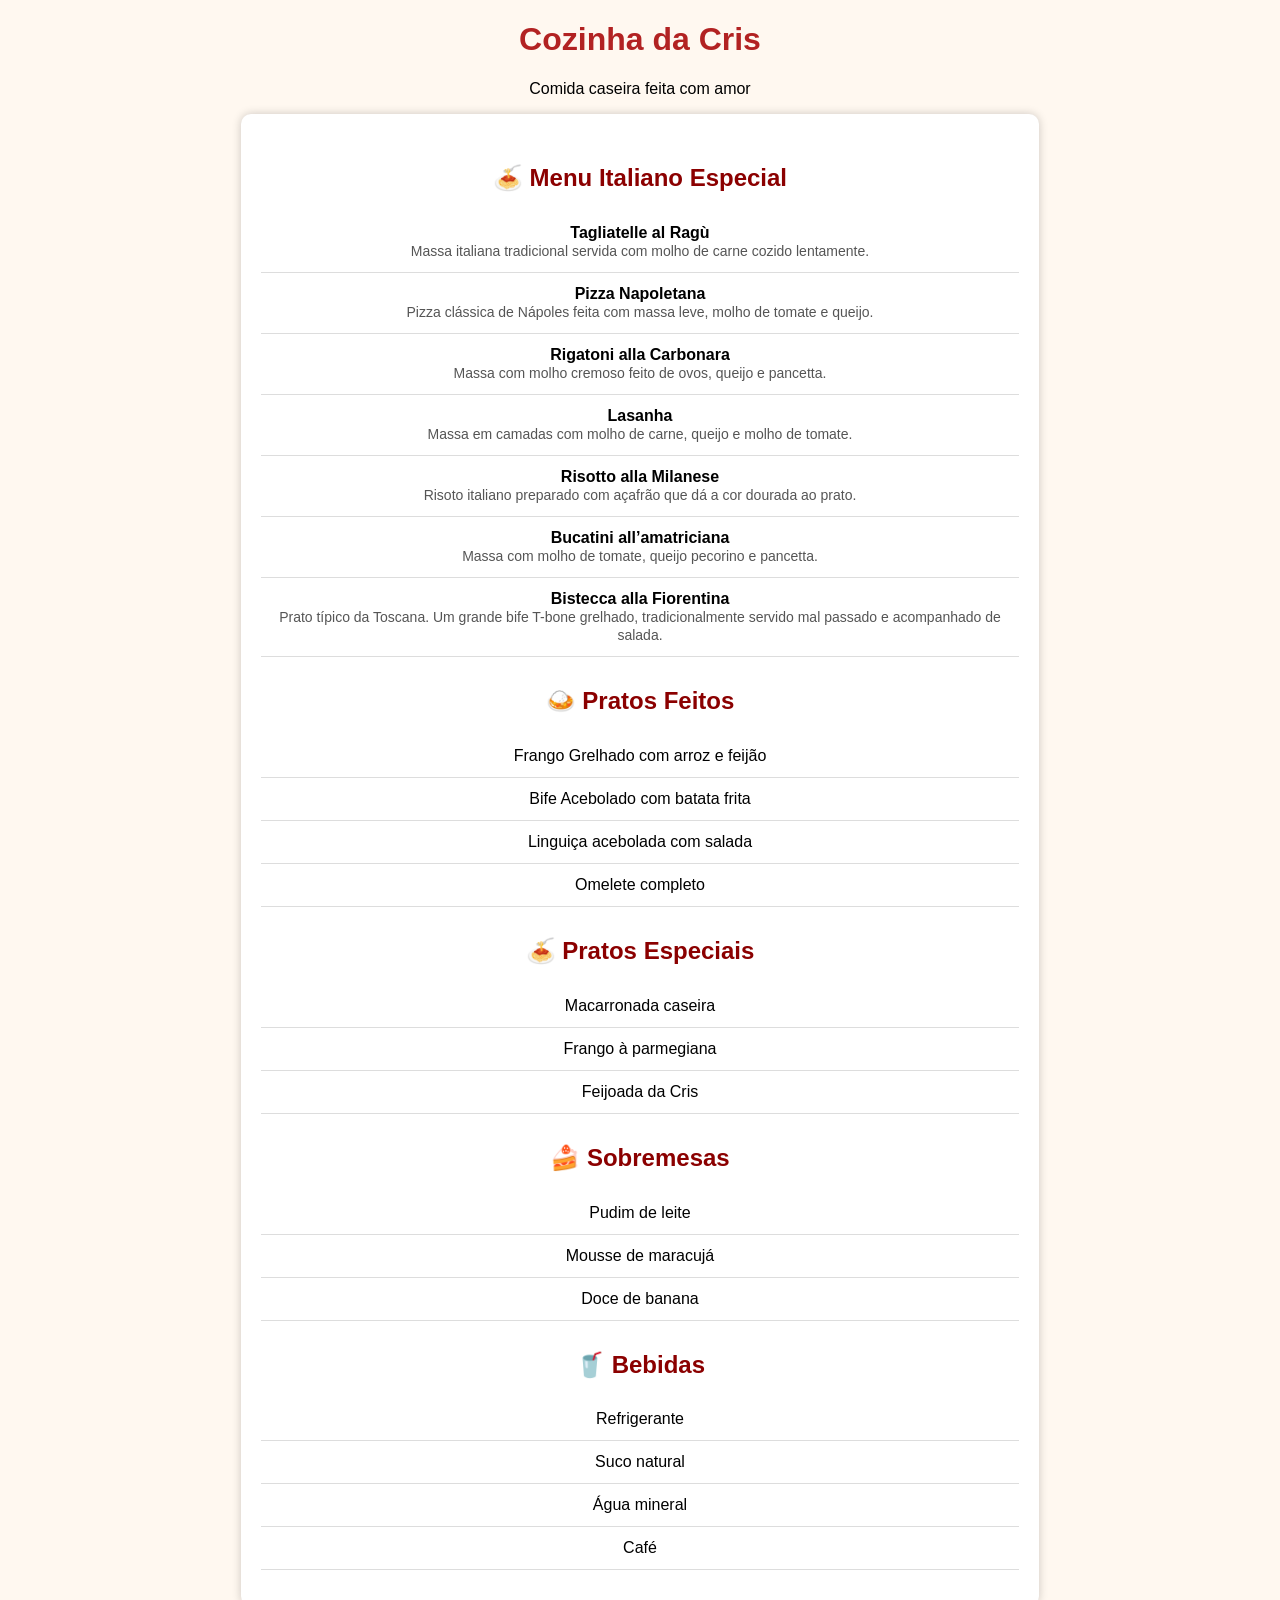
<file: Cardapio.html>
<!DOCTYPE html>
<html lang="pt-br">

<head>
<meta charset="UTF-8">
<meta name="viewport" content="width=device-width, initial-scale=1.0">
<title>Cozinha da Cris</title>

<style>

body{
font-family: Arial, sans-serif;
background-color:#fff8f0;
text-align:center;
}

h1{
color:#b22222;
}

h2{
color:#8b0000;
margin-top:30px;
}

.cardapio{
width:60%;
margin:auto;
background:white;
padding:20px;
border-radius:10px;
box-shadow:0 0 10px rgba(0,0,0,0.2);
}

ul{
list-style:none;
padding:0;
}

li{
padding:12px;
border-bottom:1px solid #ddd;
}

small{
color:#555;
font-size:14px;
}

</style>
</head>

<body>

<h1>Cozinha da Cris</h1>
<p>Comida caseira feita com amor</p>

<div class="cardapio">

<h2>🍝 Menu Italiano Especial</h2>

<ul>

<li>
<b>Tagliatelle al Ragù</b><br>
<small>Massa italiana tradicional servida com molho de carne cozido lentamente.</small>
</li>

<li>
<b>Pizza Napoletana</b><br>
<small>Pizza clássica de Nápoles feita com massa leve, molho de tomate e queijo.</small>
</li>

<li>
<b>Rigatoni alla Carbonara</b><br>
<small>Massa com molho cremoso feito de ovos, queijo e pancetta.</small>
</li>

<li>
<b>Lasanha</b><br>
<small>Massa em camadas com molho de carne, queijo e molho de tomate.</small>
</li>

<li>
<b>Risotto alla Milanese</b><br>
<small>Risoto italiano preparado com açafrão que dá a cor dourada ao prato.</small>
</li>

<li>
<b>Bucatini all’amatriciana</b><br>
<small>Massa com molho de tomate, queijo pecorino e pancetta.</small>
</li>

<li>
<b>Bistecca alla Fiorentina</b><br>
<small>
Prato típico da Toscana. Um grande bife T-bone grelhado,
tradicionalmente servido mal passado e acompanhado de salada.
</small>
</li>

</ul>

<h2>🍛 Pratos Feitos</h2>

<ul>
<li>Frango Grelhado com arroz e feijão</li>
<li>Bife Acebolado com batata frita</li>
<li>Linguiça acebolada com salada</li>
<li>Omelete completo</li>
</ul>

<h2>🍝 Pratos Especiais</h2>

<ul>
<li>Macarronada caseira</li>
<li>Frango à parmegiana</li>
<li>Feijoada da Cris</li>
</ul>

<h2>🍰 Sobremesas</h2>

<ul>
<li>Pudim de leite</li>
<li>Mousse de maracujá</li>
<li>Doce de banana</li>
</ul>

<h2>🥤 Bebidas</h2>

<ul>
<li>Refrigerante</li>
<li>Suco natural</li>
<li>Água mineral</li>
<li>Café</li>
</ul>

</div>

</body>
</html>
</file>
